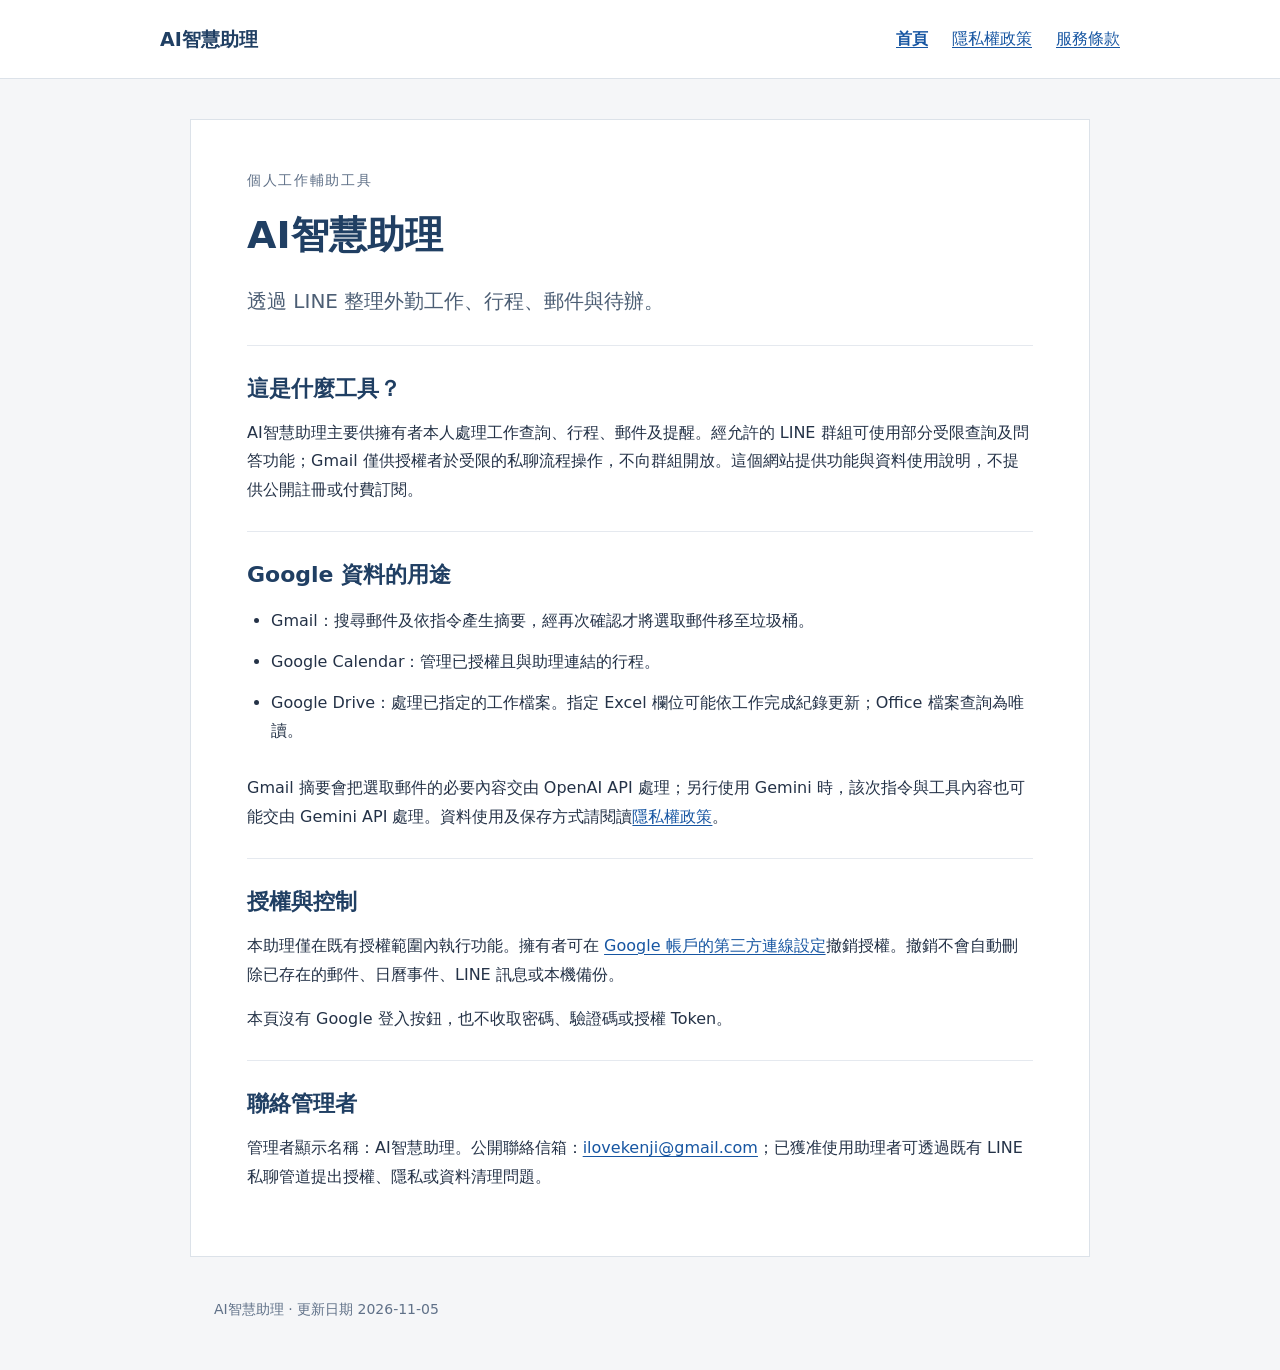
<file: index.html>
<!doctype html>
<html lang="zh-Hant"><head><meta charset="utf-8"><meta name="viewport" content="width=device-width,initial-scale=1"><meta name="robots" content="noindex,nofollow"><title>首頁｜AI智慧助理</title><meta name="description" content="AI智慧助理的功能、使用範圍及資料使用說明。"><link rel="stylesheet" href="styles.css"></head><body><a class="skip" href="#main">跳至內容</a><header><div class="nav"><a class="brand" href="index.html">AI智慧助理</a><nav aria-label="主要選單"><a href="index.html" aria-current="page">首頁</a><a href="privacy.html">隱私權政策</a><a href="terms.html">服務條款</a></nav></div></header><main id="main">
<p class="eyebrow">個人工作輔助工具</p>
<h1>AI智慧助理</h1>
<p class="lead">透過 LINE 整理外勤工作、行程、郵件與待辦。</p>
<section><h2>這是什麼工具？</h2><p>AI智慧助理主要供擁有者本人處理工作查詢、行程、郵件及提醒。經允許的 LINE 群組可使用部分受限查詢及問答功能；Gmail 僅供授權者於受限的私聊流程操作，不向群組開放。這個網站提供功能與資料使用說明，不提供公開註冊或付費訂閱。</p></section>
<section><h2>Google 資料的用途</h2><ul><li>Gmail：搜尋郵件及依指令產生摘要，經再次確認才將選取郵件移至垃圾桶。</li><li>Google Calendar：管理已授權且與助理連結的行程。</li><li>Google Drive：處理已指定的工作檔案。指定 Excel 欄位可能依工作完成紀錄更新；Office 檔案查詢為唯讀。</li></ul><p>Gmail 摘要會把選取郵件的必要內容交由 OpenAI API 處理；另行使用 Gemini 時，該次指令與工具內容也可能交由 Gemini API 處理。資料使用及保存方式請閱讀<a href="privacy.html">隱私權政策</a>。</p></section>
<section><h2>授權與控制</h2><p>本助理僅在既有授權範圍內執行功能。擁有者可在 <a href="https://myaccount.google.com/connections">Google 帳戶的第三方連線設定</a>撤銷授權。撤銷不會自動刪除已存在的郵件、日曆事件、LINE 訊息或本機備份。</p><p>本頁沒有 Google 登入按鈕，也不收取密碼、驗證碼或授權 Token。</p></section>
<section><h2>聯絡管理者</h2><p>管理者顯示名稱：AI智慧助理。公開聯絡信箱：<a href="mailto:ilovekenji@gmail.com">ilovekenji@gmail.com</a>；已獲准使用助理者可透過既有 LINE 私聊管道提出授權、隱私或資料清理問題。</p></section>
</main><footer>AI智慧助理 · 更新日期 2026-11-05</footer></body></html>
</file>
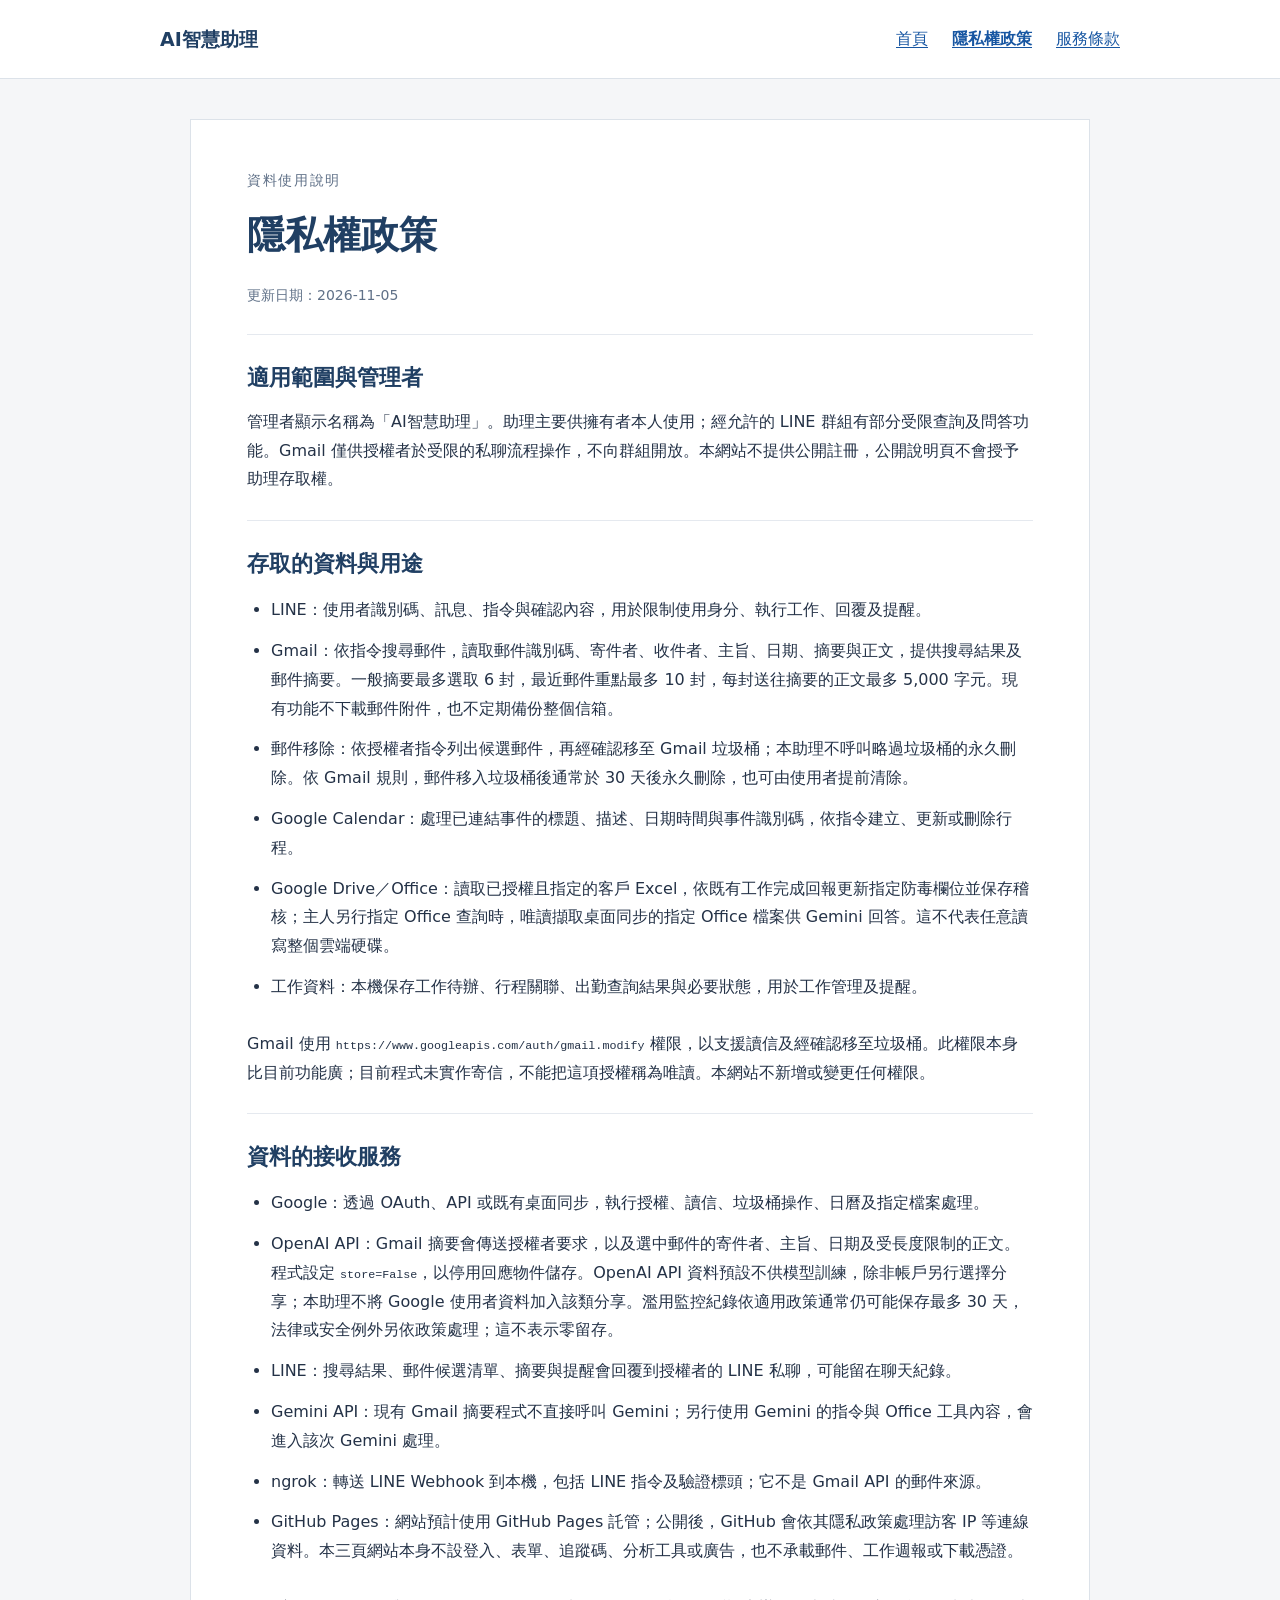
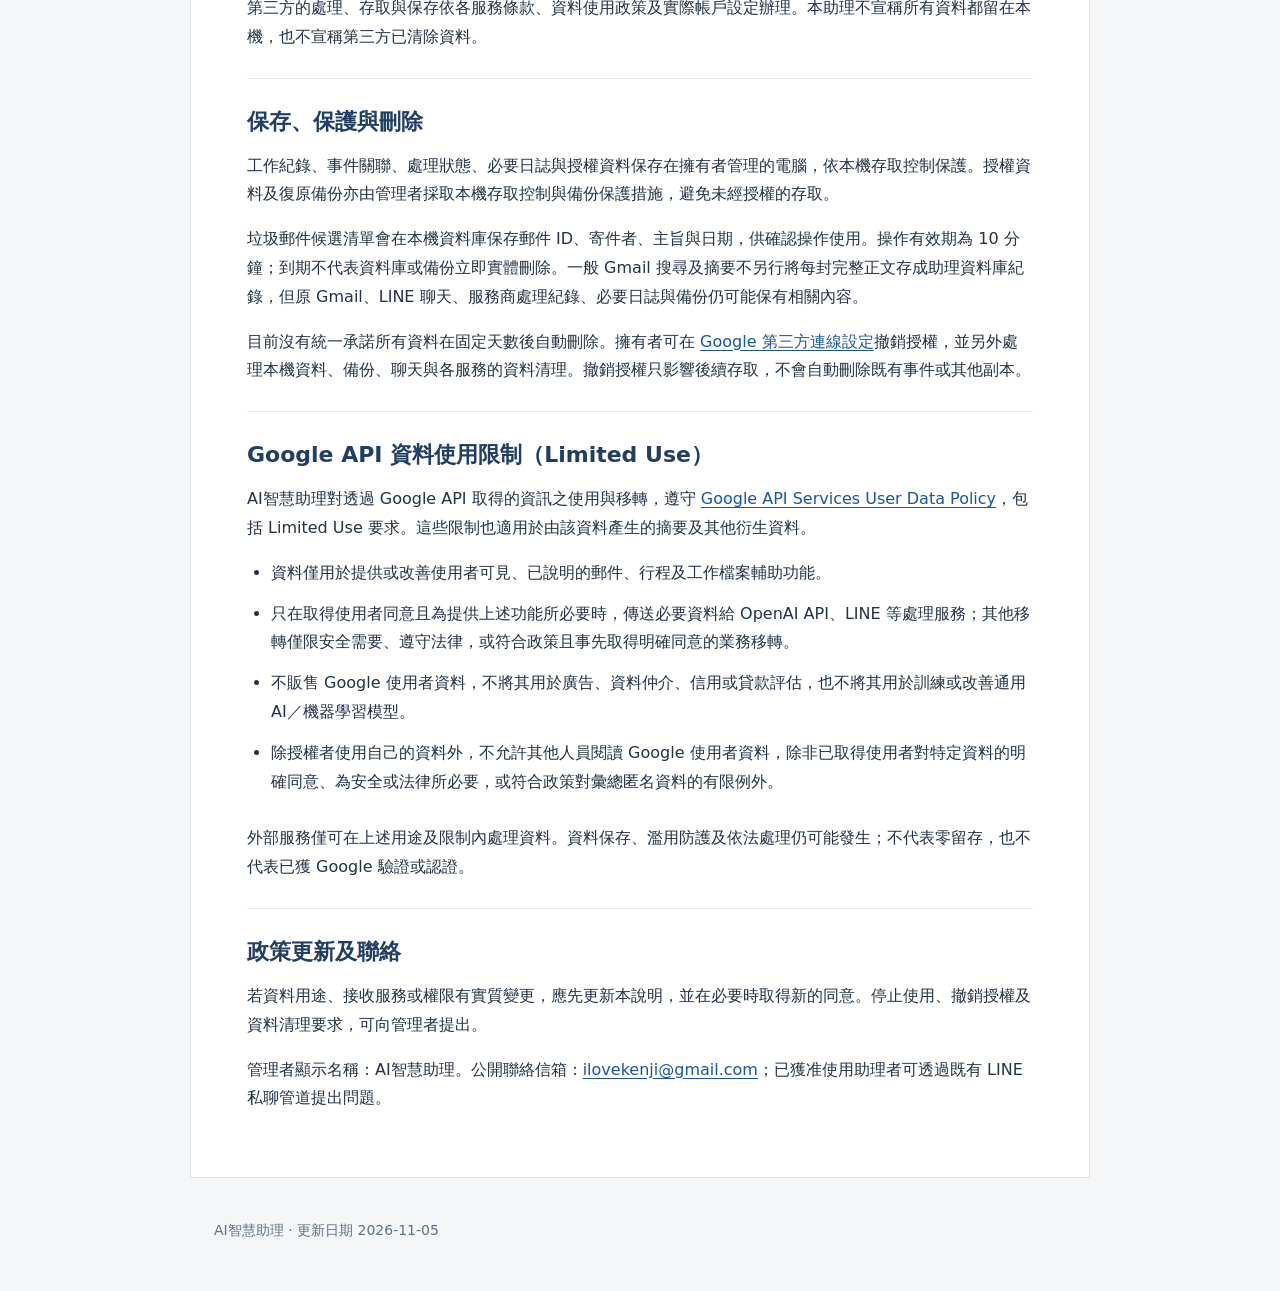
<file: privacy.html>
<!doctype html>
<html lang="zh-Hant"><head><meta charset="utf-8"><meta name="viewport" content="width=device-width,initial-scale=1"><meta name="robots" content="noindex,nofollow"><title>隱私權政策｜AI智慧助理</title><meta name="description" content="AI智慧助理的功能、使用範圍及資料使用說明。"><link rel="stylesheet" href="styles.css"></head><body><a class="skip" href="#main">跳至內容</a><header><div class="nav"><a class="brand" href="index.html">AI智慧助理</a><nav aria-label="主要選單"><a href="index.html">首頁</a><a href="privacy.html" aria-current="page">隱私權政策</a><a href="terms.html">服務條款</a></nav></div></header><main id="main">
<p class="eyebrow">資料使用說明</p><h1>隱私權政策</h1><p class="meta">更新日期：2026-11-05</p>
<section><h2>適用範圍與管理者</h2><p>管理者顯示名稱為「AI智慧助理」。助理主要供擁有者本人使用；經允許的 LINE 群組有部分受限查詢及問答功能。Gmail 僅供授權者於受限的私聊流程操作，不向群組開放。本網站不提供公開註冊，公開說明頁不會授予助理存取權。</p></section>
<section><h2>存取的資料與用途</h2><ul><li>LINE：使用者識別碼、訊息、指令與確認內容，用於限制使用身分、執行工作、回覆及提醒。</li><li>Gmail：依指令搜尋郵件，讀取郵件識別碼、寄件者、收件者、主旨、日期、摘要與正文，提供搜尋結果及郵件摘要。一般摘要最多選取 6 封，最近郵件重點最多 10 封，每封送往摘要的正文最多 5,000 字元。現有功能不下載郵件附件，也不定期備份整個信箱。</li><li>郵件移除：依授權者指令列出候選郵件，再經確認移至 Gmail 垃圾桶；本助理不呼叫略過垃圾桶的永久刪除。依 Gmail 規則，郵件移入垃圾桶後通常於 30 天後永久刪除，也可由使用者提前清除。</li><li>Google Calendar：處理已連結事件的標題、描述、日期時間與事件識別碼，依指令建立、更新或刪除行程。</li><li>Google Drive／Office：讀取已授權且指定的客戶 Excel，依既有工作完成回報更新指定防毒欄位並保存稽核；主人另行指定 Office 查詢時，唯讀擷取桌面同步的指定 Office 檔案供 Gemini 回答。這不代表任意讀寫整個雲端硬碟。</li><li>工作資料：本機保存工作待辦、行程關聯、出勤查詢結果與必要狀態，用於工作管理及提醒。</li></ul><p>Gmail 使用 <code>https://www.googleapis.com/auth/gmail.modify</code> 權限，以支援讀信及經確認移至垃圾桶。此權限本身比目前功能廣；目前程式未實作寄信，不能把這項授權稱為唯讀。本網站不新增或變更任何權限。</p></section>
<section><h2>資料的接收服務</h2><ul><li>Google：透過 OAuth、API 或既有桌面同步，執行授權、讀信、垃圾桶操作、日曆及指定檔案處理。</li><li>OpenAI API：Gmail 摘要會傳送授權者要求，以及選中郵件的寄件者、主旨、日期及受長度限制的正文。程式設定 <code>store=False</code>，以停用回應物件儲存。OpenAI API 資料預設不供模型訓練，除非帳戶另行選擇分享；本助理不將 Google 使用者資料加入該類分享。濫用監控紀錄依適用政策通常仍可能保存最多 30 天，法律或安全例外另依政策處理；這不表示零留存。</li><li>LINE：搜尋結果、郵件候選清單、摘要與提醒會回覆到授權者的 LINE 私聊，可能留在聊天紀錄。</li><li>Gemini API：現有 Gmail 摘要程式不直接呼叫 Gemini；另行使用 Gemini 的指令與 Office 工具內容，會進入該次 Gemini 處理。</li><li>ngrok：轉送 LINE Webhook 到本機，包括 LINE 指令及驗證標頭；它不是 Gmail API 的郵件來源。</li><li>GitHub Pages：網站預計使用 GitHub Pages 託管；公開後，GitHub 會依其隱私政策處理訪客 IP 等連線資料。本三頁網站本身不設登入、表單、追蹤碼、分析工具或廣告，也不承載郵件、工作週報或下載憑證。</li></ul><p>第三方的處理、存取與保存依各服務條款、資料使用政策及實際帳戶設定辦理。本助理不宣稱所有資料都留在本機，也不宣稱第三方已清除資料。</p></section>
<section><h2>保存、保護與刪除</h2><p>工作紀錄、事件關聯、處理狀態、必要日誌與授權資料保存在擁有者管理的電腦，依本機存取控制保護。授權資料及復原備份亦由管理者採取本機存取控制與備份保護措施，避免未經授權的存取。</p><p>垃圾郵件候選清單會在本機資料庫保存郵件 ID、寄件者、主旨與日期，供確認操作使用。操作有效期為 10 分鐘；到期不代表資料庫或備份立即實體刪除。一般 Gmail 搜尋及摘要不另行將每封完整正文存成助理資料庫紀錄，但原 Gmail、LINE 聊天、服務商處理紀錄、必要日誌與備份仍可能保有相關內容。</p><p>目前沒有統一承諾所有資料在固定天數後自動刪除。擁有者可在 <a href="https://myaccount.google.com/connections">Google 第三方連線設定</a>撤銷授權，並另外處理本機資料、備份、聊天與各服務的資料清理。撤銷授權只影響後續存取，不會自動刪除既有事件或其他副本。</p></section>
<section><h2>Google API 資料使用限制（Limited Use）</h2><p>AI智慧助理對透過 Google API 取得的資訊之使用與移轉，遵守 <a href="https://developers.google.com/terms/api-services-user-data-policy">Google API Services User Data Policy</a>，包括 Limited Use 要求。這些限制也適用於由該資料產生的摘要及其他衍生資料。</p><ul><li>資料僅用於提供或改善使用者可見、已說明的郵件、行程及工作檔案輔助功能。</li><li>只在取得使用者同意且為提供上述功能所必要時，傳送必要資料給 OpenAI API、LINE 等處理服務；其他移轉僅限安全需要、遵守法律，或符合政策且事先取得明確同意的業務移轉。</li><li>不販售 Google 使用者資料，不將其用於廣告、資料仲介、信用或貸款評估，也不將其用於訓練或改善通用 AI／機器學習模型。</li><li>除授權者使用自己的資料外，不允許其他人員閱讀 Google 使用者資料，除非已取得使用者對特定資料的明確同意、為安全或法律所必要，或符合政策對彙總匿名資料的有限例外。</li></ul><p>外部服務僅可在上述用途及限制內處理資料。資料保存、濫用防護及依法處理仍可能發生；不代表零留存，也不代表已獲 Google 驗證或認證。</p></section>
<section><h2>政策更新及聯絡</h2><p>若資料用途、接收服務或權限有實質變更，應先更新本說明，並在必要時取得新的同意。停止使用、撤銷授權及資料清理要求，可向管理者提出。</p><p>管理者顯示名稱：AI智慧助理。公開聯絡信箱：<a href="mailto:ilovekenji@gmail.com">ilovekenji@gmail.com</a>；已獲准使用助理者可透過既有 LINE 私聊管道提出問題。</p></section>
</main><footer>AI智慧助理 · 更新日期 2026-11-05</footer></body></html>
</file>
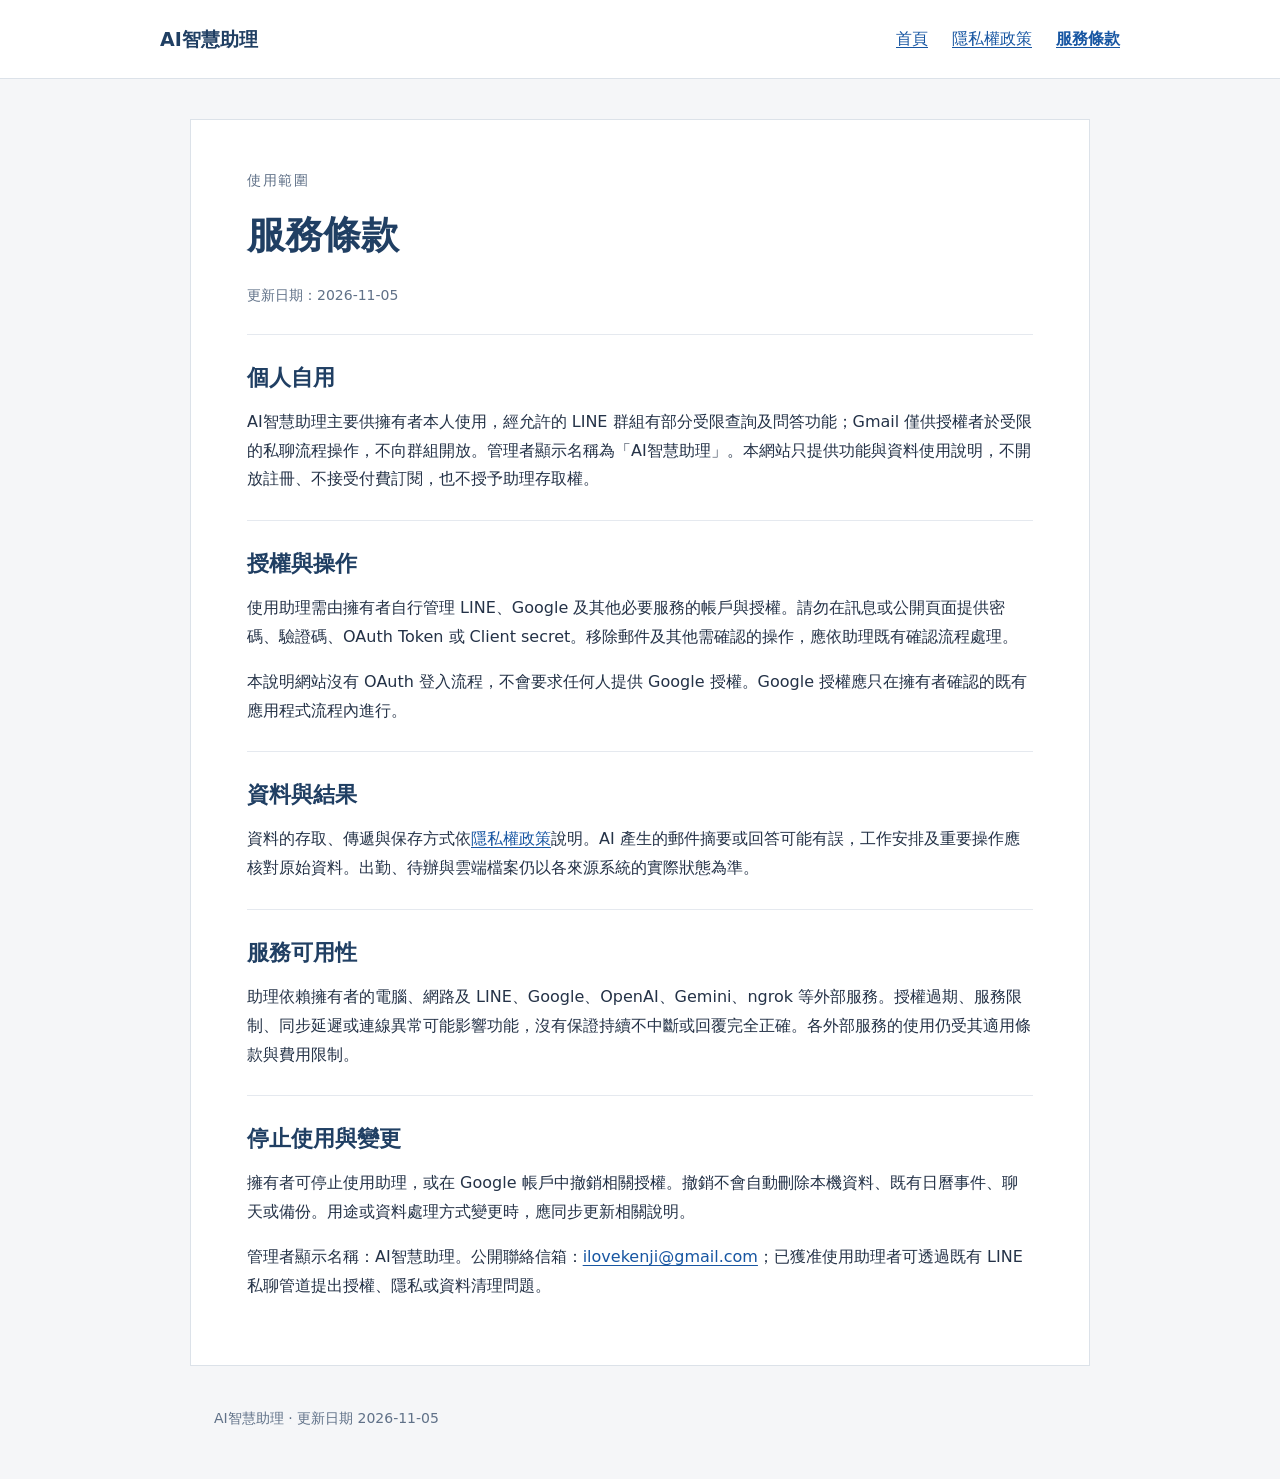
<file: terms.html>
<!doctype html>
<html lang="zh-Hant"><head><meta charset="utf-8"><meta name="viewport" content="width=device-width,initial-scale=1"><meta name="robots" content="noindex,nofollow"><title>服務條款｜AI智慧助理</title><meta name="description" content="AI智慧助理的功能、使用範圍及資料使用說明。"><link rel="stylesheet" href="styles.css"></head><body><a class="skip" href="#main">跳至內容</a><header><div class="nav"><a class="brand" href="index.html">AI智慧助理</a><nav aria-label="主要選單"><a href="index.html">首頁</a><a href="privacy.html">隱私權政策</a><a href="terms.html" aria-current="page">服務條款</a></nav></div></header><main id="main">
<p class="eyebrow">使用範圍</p><h1>服務條款</h1><p class="meta">更新日期：2026-11-05</p>
<section><h2>個人自用</h2><p>AI智慧助理主要供擁有者本人使用，經允許的 LINE 群組有部分受限查詢及問答功能；Gmail 僅供授權者於受限的私聊流程操作，不向群組開放。管理者顯示名稱為「AI智慧助理」。本網站只提供功能與資料使用說明，不開放註冊、不接受付費訂閱，也不授予助理存取權。</p></section>
<section><h2>授權與操作</h2><p>使用助理需由擁有者自行管理 LINE、Google 及其他必要服務的帳戶與授權。請勿在訊息或公開頁面提供密碼、驗證碼、OAuth Token 或 Client secret。移除郵件及其他需確認的操作，應依助理既有確認流程處理。</p><p>本說明網站沒有 OAuth 登入流程，不會要求任何人提供 Google 授權。Google 授權應只在擁有者確認的既有應用程式流程內進行。</p></section>
<section><h2>資料與結果</h2><p>資料的存取、傳遞與保存方式依<a href="privacy.html">隱私權政策</a>說明。AI 產生的郵件摘要或回答可能有誤，工作安排及重要操作應核對原始資料。出勤、待辦與雲端檔案仍以各來源系統的實際狀態為準。</p></section>
<section><h2>服務可用性</h2><p>助理依賴擁有者的電腦、網路及 LINE、Google、OpenAI、Gemini、ngrok 等外部服務。授權過期、服務限制、同步延遲或連線異常可能影響功能，沒有保證持續不中斷或回覆完全正確。各外部服務的使用仍受其適用條款與費用限制。</p></section>
<section><h2>停止使用與變更</h2><p>擁有者可停止使用助理，或在 Google 帳戶中撤銷相關授權。撤銷不會自動刪除本機資料、既有日曆事件、聊天或備份。用途或資料處理方式變更時，應同步更新相關說明。</p><p>管理者顯示名稱：AI智慧助理。公開聯絡信箱：<a href="mailto:ilovekenji@gmail.com">ilovekenji@gmail.com</a>；已獲准使用助理者可透過既有 LINE 私聊管道提出授權、隱私或資料清理問題。</p></section>
</main><footer>AI智慧助理 · 更新日期 2026-11-05</footer></body></html>
</file>
<file: styles.css>
:root{font-family:"Microsoft JhengHei",system-ui,sans-serif;color:#243247;background:#f5f6f8;line-height:1.8;color-scheme:light}*{box-sizing:border-box}body{margin:0}a{color:#1756a2;text-underline-offset:3px}a:focus-visible{outline:3px solid #b66c11;outline-offset:4px}.draft{padding:10px 24px;text-align:center;color:#684209;background:#fff1cf;font-size:14px}header{background:white;border-bottom:1px solid #dce2e9}.nav{max-width:1024px;margin:auto;padding:22px 32px;display:flex;align-items:center;justify-content:space-between;gap:16px}.brand{color:#203f63;font-size:19px;font-weight:700;text-decoration:none}nav{display:flex;gap:24px;flex-wrap:wrap}nav a[aria-current="page"]{font-weight:700}main{max-width:900px;margin:40px auto;background:white;border:1px solid #dce2e9;padding:48px 56px}.eyebrow,.meta{font-size:14px;color:#607188}.eyebrow{letter-spacing:.12em}h1{font-size:38px;line-height:1.4;color:#203f63;margin:12px 0 20px}h2{font-size:22px;line-height:1.5;color:#203f63;margin:0 0 14px}p{margin:0 0 16px}.lead{font-size:20px;color:#4c5e74}section{padding-top:26px;margin-top:26px;border-top:1px solid #e5e9ef}ul{padding-left:24px}li{padding-bottom:12px}code{overflow-wrap:anywhere;font-size:.9em}.review{border-left:3px solid #b88325;padding:12px 16px;background:#fff8e7}footer{max-width:900px;margin:20px auto 48px;padding:0 24px;color:#607188;font-size:14px}.skip{position:absolute;left:-10000px}.skip:focus{left:16px;top:12px;background:white;padding:8px}@media(max-width:680px){.nav{align-items:flex-start;flex-direction:column;padding:20px}nav{gap:18px}main{margin:20px 12px;padding:26px 22px}h1{font-size:30px}h2{font-size:20px}.draft{font-size:13px;padding:10px 16px}}
</file>
